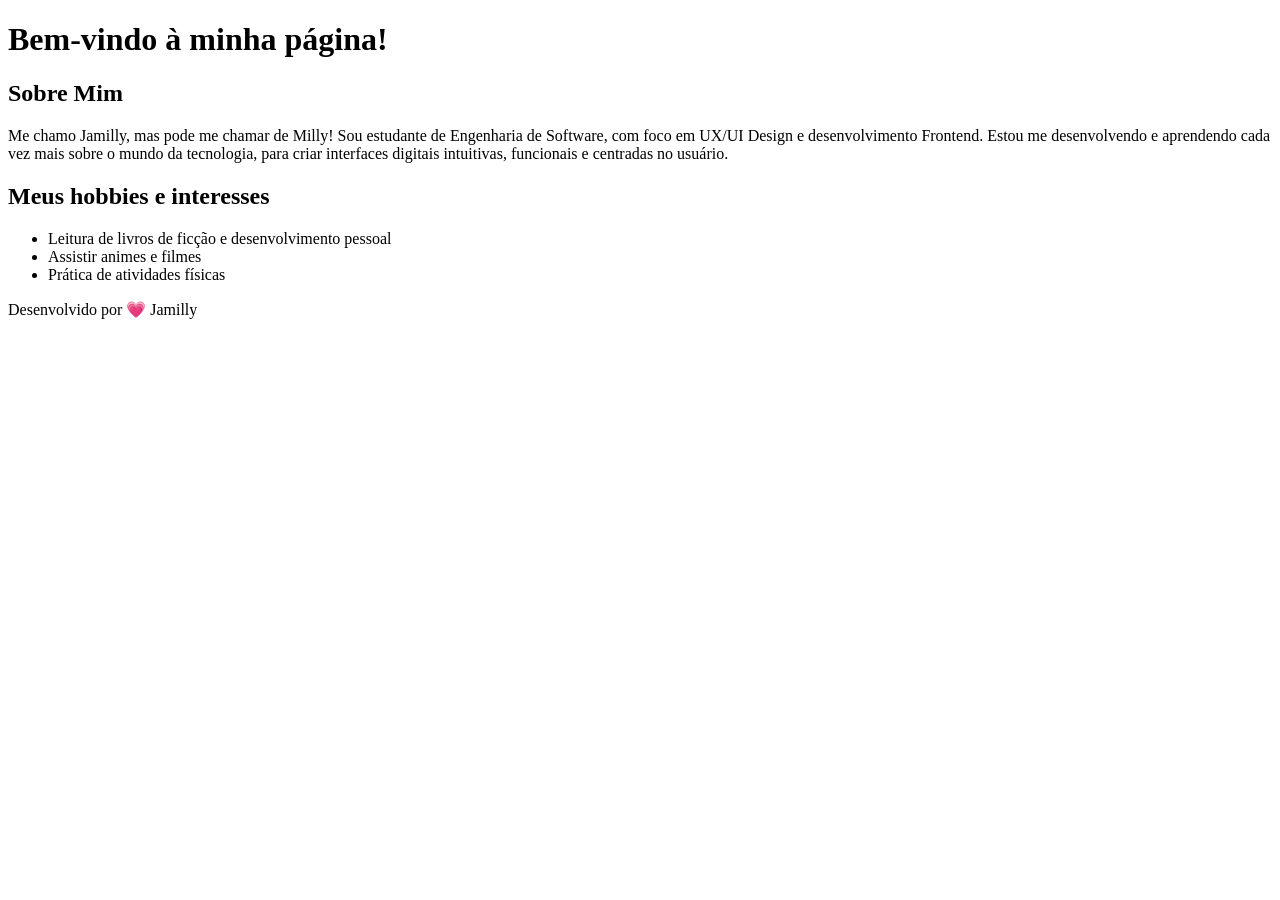
<file: desafio1_minha-primeira-pagina/index.html>
<!DOCTYPE html>
<html lang="pt-br">
<head>
    <meta charset="UTF-8">
    <meta name="viewport" content="width=device-width, initial-scale=1.0">
    <title>Minha Página</title>
</head>
<body>
    <header>
        <h1>Bem-vindo à minha página!</h1>
    </header>

    <main>
        <section aria-label="sobre mim"> 
            <h2>Sobre Mim</h2>

            <p>
                Me chamo Jamilly, mas pode me chamar de Milly! Sou estudante de Engenharia de Software, 
                com foco em UX/UI Design e desenvolvimento Frontend. Estou me desenvolvendo e aprendendo 
                cada vez mais sobre o mundo da tecnologia, para criar interfaces digitais intuitivas, funcionais e
                centradas no usuário. 
            </p>
        </section>

        <section aria-label="Hobbies e interesses"> 
            <h2>Meus hobbies e interesses</h2>
            <ul>
                <li>Leitura de livros de ficção e desenvolvimento pessoal</li>
                <li>Assistir animes e filmes</li>
                <li>Prática de atividades físicas</li>
            </ul>
        </section>
    </main>

    <footer>
        <p> Desenvolvido por 💗 Jamilly</p>
  </footer>
</body>
</html>
</file>
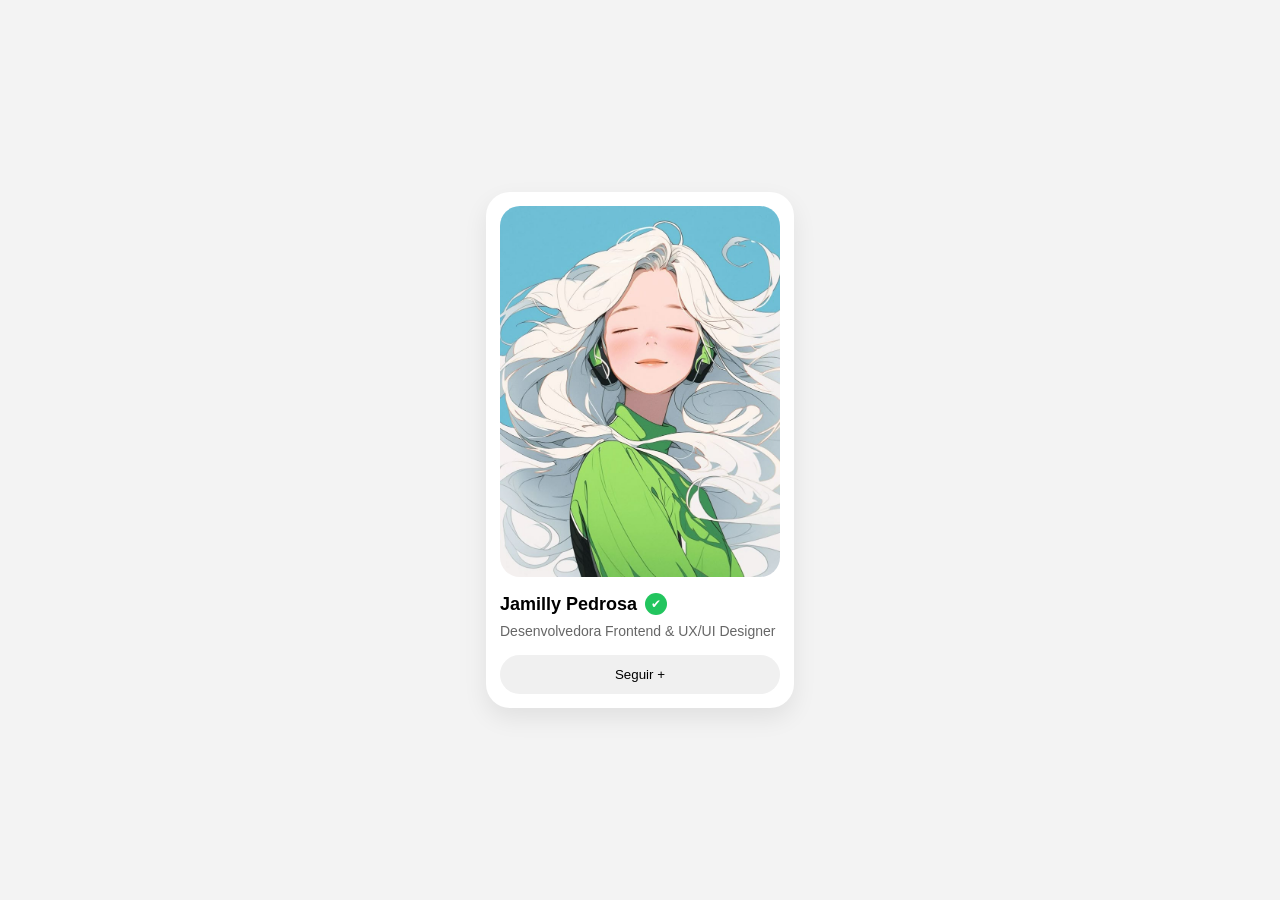
<file: desafio2_cartao-de-perfil/index.html>
<!DOCTYPE html>
<html lang="pt-BR">
<head>
    <meta charset="UTF-8">
    <meta name="viewport" content="width=device-width, initial-scale=1.0">
    <title>Cartão de Perfil</title>
    <link rel="stylesheet" href="style.css">
</head>
<body>

    <div class="cartao-perfil">
        <img src="img/perfil.jpg" alt="Ilustração de perfil" class="foto-perfil">
        
        <div class="informacoes-perfil">

            <div class="cartao-perfil-nome">
                <h2>Jamilly Pedrosa</h2>
                <span class="verificado">✔</span>
            </div>
            
            <p class="cartao-perfil-descricao">
                Desenvolvedora Frontend & UX/UI Designer
            </p>
           
        </div>

        <div class="cartao-perfil-footer">
            <button class="seguir-btn">Seguir +</button>
        </div>
    </div>

</body>
</html>
</file>
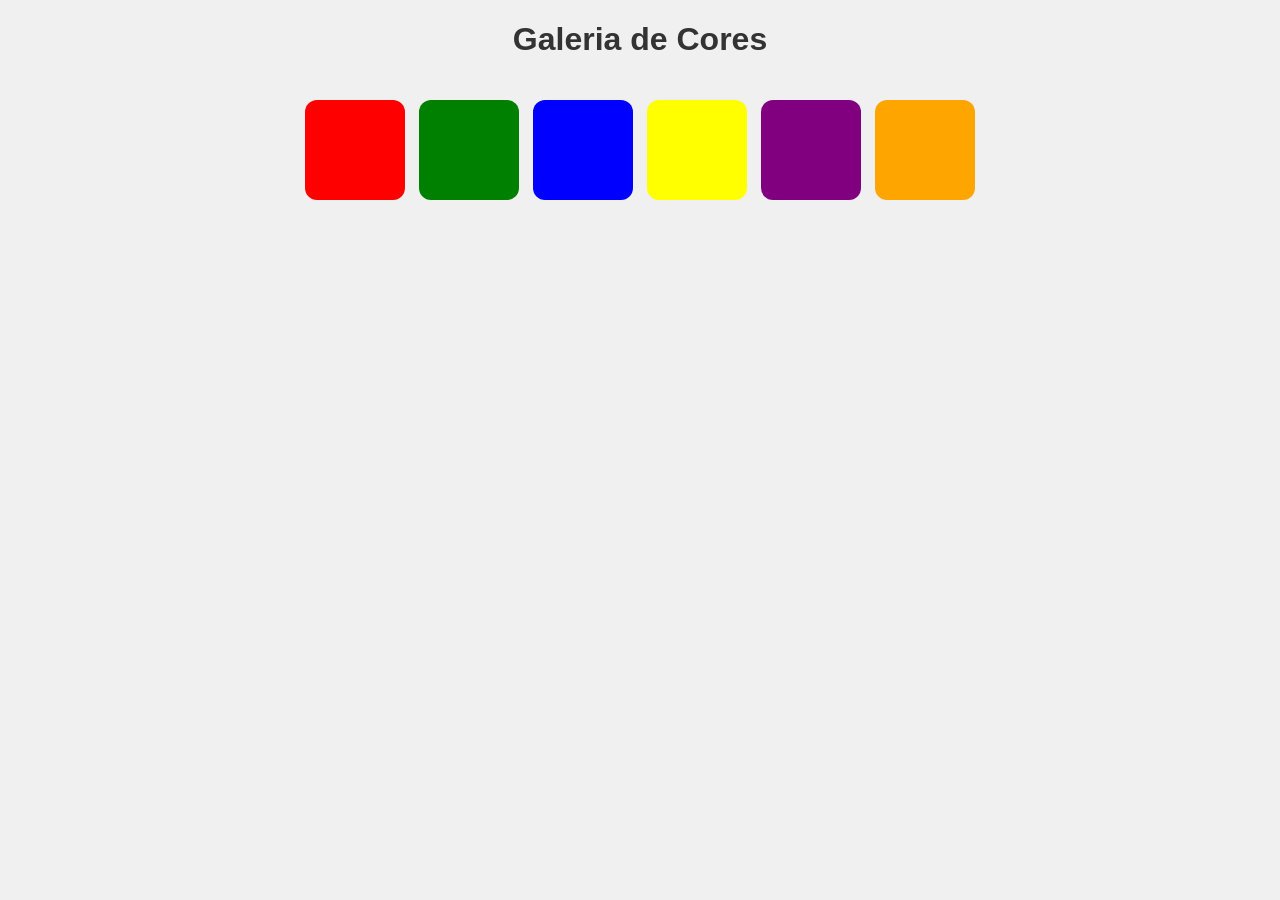
<file: desafio3_galeria-de-cores/index.html>
<!DOCTYPE html>
<html lang="pt-BR">
<head>
    <meta charset="UTF-8">
    <meta name="viewport" content="width=device-width, initial-scale=1.0">
    <title>Galeria de Cores</title>
    <link rel="stylesheet" href="style.css">
</head>
<body>
    <header>
        <h1>Galeria de Cores</h1>
    </header>
    <main>
        <section>
            <div class="galeria">
                <div class="cor vermelho"></div>
                <div class="cor verde"></div>
                <div class="cor azul"></div>
                <div class="cor amarelo"></div>
                <div class="cor roxo"></div>
                <div class="cor laranja"></div>
            </div>
        </section>
    </main>
</body>
</html>
</file>
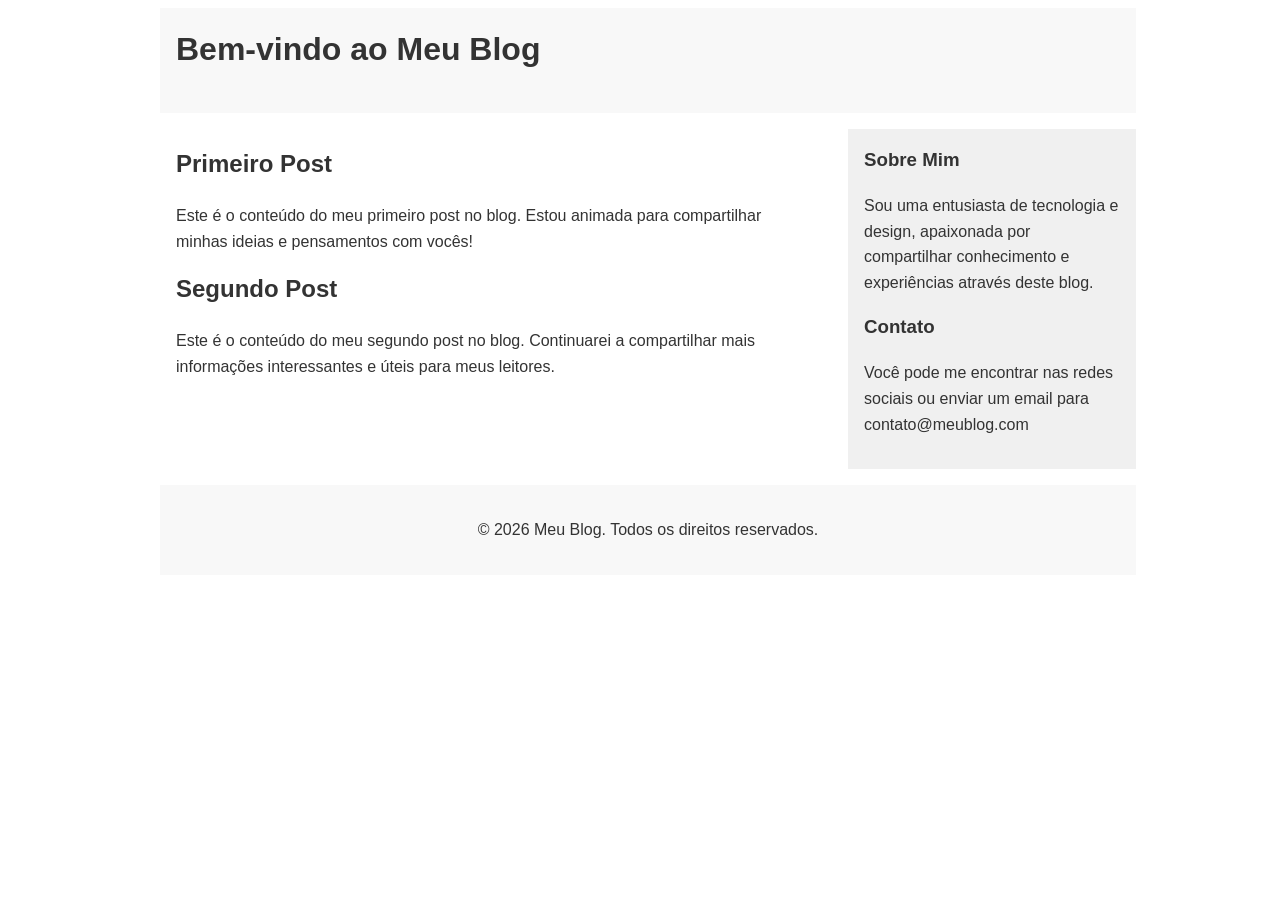
<file: desafio5_layout-de-blog/index.html>
<!DOCTYPE html>
<html lang="pt-BR">
<head>
    <meta charset="UTF-8">
    <meta name="viewport" content="width=device-width, initial-scale=1.0">
    <title>Meu Blog</title>
    <link rel="stylesheet" href="style.css">
</head>
<body>
    <div class="layout">
        <header>
            <h1>Bem-vindo ao Meu Blog</h1>
        </header>

        <main>
            <article>
                <h2>Primeiro Post</h2>
                <p>Este é o conteúdo do meu primeiro post no blog. Estou animada para compartilhar minhas ideias e pensamentos com vocês!</p>
            </article>

            <article>
                <h2>Segundo Post</h2>
                <p>Este é o conteúdo do meu segundo post no blog. Continuarei a compartilhar mais informações interessantes e úteis para meus leitores.</p>
            </article>
        </main>

        <aside>
            <h3>Sobre Mim</h3>
            <p>Sou uma entusiasta de tecnologia e design, apaixonada por compartilhar conhecimento e experiências através deste blog.</p>

            <h3>Contato</h3>
            <p>Você pode me encontrar nas redes sociais ou enviar um email para contato@meublog.com</p>
        </aside>

        <footer>
            <p>&copy; 2026 Meu Blog. Todos os direitos reservados.</p>
        </footer>
    </div>

</body>
</html>
</file>
<file: desafio2_cartao-de-perfil/style.css>
body {
    display: flex;
    justify-content: center;
    align-items: center;
    min-height: 100vh;
    margin: 0;
    font-family: Arial, sans-serif;
    background-color: #f3f3f3;
}

.cartao-perfil {
    width: 280px;
    background-color: #fff;
    padding: 14px;
    border-radius: 24px;
    box-shadow: 0 10px 25px rgba(0,0,0,0.08);
}

.cartao-perfil .foto-perfil {
    width: 100%;
    border-radius: 20px;
}

.informacoes-perfil {
    margin-top: 12px;
}

.cartao-perfil-nome {
    display: flex;
    align-items: center;
    gap: 8px;
}

.cartao-perfil-nome h2 {
    font-size: 18px;
    margin: 0;
}

.verificado {
    background: #22c55e;
    color: #fff;
    font-size: 12px;
    padding: 4px 6px;
    border-radius: 50%;
}

.cartao-perfil-descricao {
    font-size: 14px;
    color: #666;
    margin: 8px 0 16px;
}

.cartao-perfil-footer {
    display: flex;
    flex-direction: column;
}

.seguir-btn {
    background: #f0f0f0;
    border: none;
    padding: 12px 14px;
    border-radius: 20px;
    cursor: pointer;
    font-weight: 500;
    transition: 0.2s;
}

.seguir-btn:hover {
    background: #def9e8;
}
</file>
<file: desafio3_galeria-de-cores/style.css>
.galeria {
    display: flex;
    flex-wrap: wrap;
    gap: 14px;
    padding: 20px;
    justify-content: center;
}

.cor {
    width: 100px;
    height: 100px;
    border-radius: 12px;
    transition: transform 0.3s ease;
}

.cor.vermelho {
    background-color: red;
}

.cor.verde {
    background-color: green;
}

.cor.azul {
    background-color: blue;
}

.cor.amarelo {
    background-color: yellow;
}

.cor.roxo {
    background-color: purple;
}

.cor.laranja {
    background-color: orange;
}

.cor:hover {
    transform: scale(1.1);
}

/* Tipografia */
body {
    font-family: Arial, sans-serif;
    background-color: #f0f0f0;
}

header h1 {
    text-align: center;
    color: #333;
}
</file>
<file: desafio5_layout-de-blog/style.css>
.layout {
    display: grid;
    grid-template-areas: 
        "header header"
        "main aside"
        "footer footer";
    grid-template-columns:  70% 30%;
    gap: 16px;
    max-width: 960px;
    margin: auto;
}

header {
    grid-area: header;
    background-color: #f8f8f8;
    padding: 16px;
}

main {
    grid-area: main;
    background-color: #ffffff;
    padding: 16px;
}

aside {
    grid-area: aside;
    background-color: #f0f0f0;
    padding: 16px;
}

footer {
    grid-area: footer;
    background-color: #f8f8f8;
    padding: 16px;
    text-align: center;
}

/*Tipografia*/
body {
    font-family: Arial, sans-serif;
    line-height: 1.6;
    color: #333;
}

h1, h2, h3 {
    margin-top: 0;
}

p {
    margin-bottom: 16px;
}
</file>
